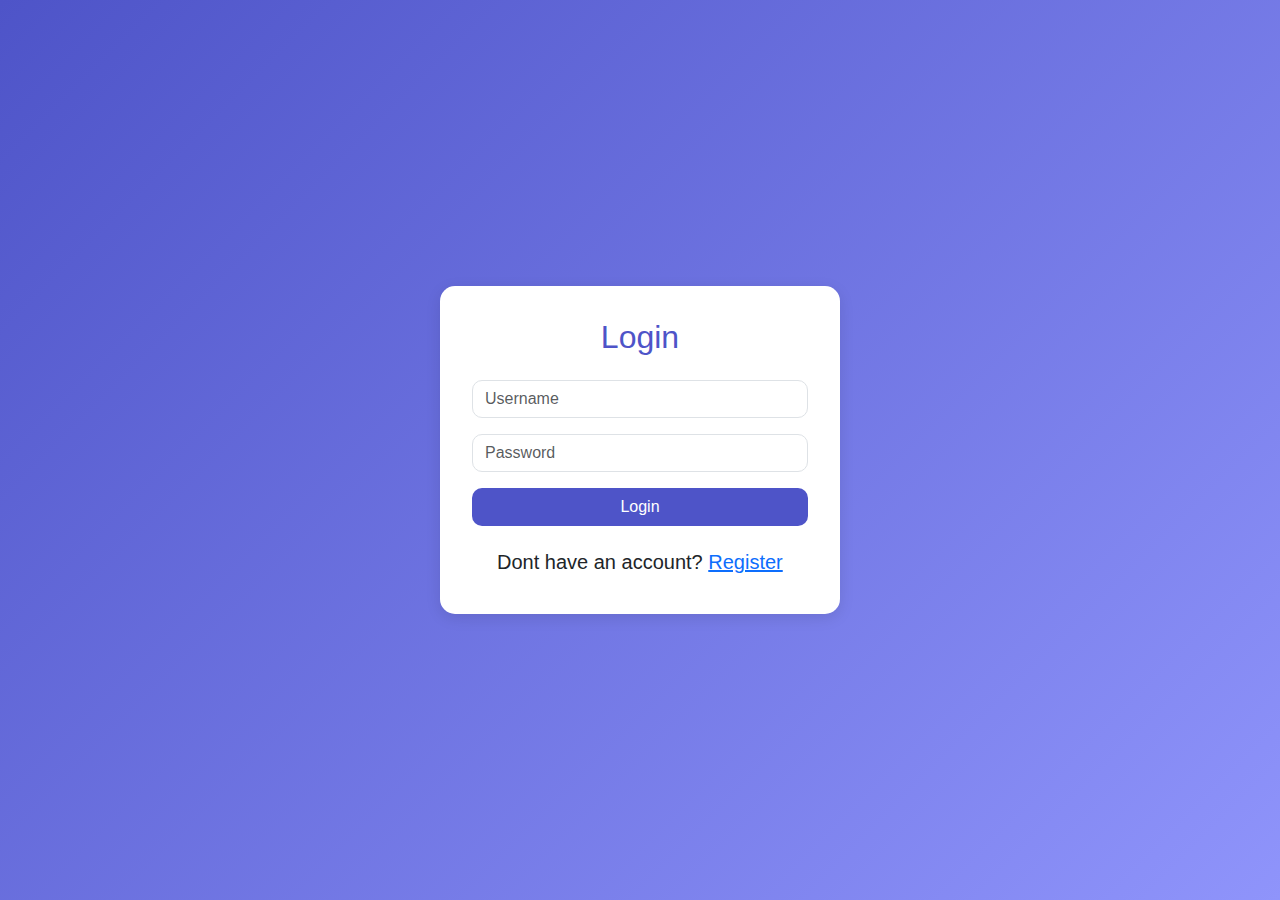
<file: users/templates/users/login.html>
<!DOCTYPE html>
<html lang="en">
<head>
  <meta charset="UTF-8" />
  <meta name="viewport" content="width=device-width, initial-scale=1.0" />
  <title>Login | Resume Analyzer</title>

  <link href="https://cdn.jsdelivr.net/npm/bootstrap@5.3.3/dist/css/bootstrap.min.css" rel="stylesheet">

  <style>
    body {
      background: linear-gradient(135deg, #4e54c8, #8f94fb);
      height: 100vh;
      display: flex;
      align-items: center;
      justify-content: center;
      font-family: 'Poppins', sans-serif;
    }

    .login-card {
      background-color: #fff;
      border-radius: 15px;
      box-shadow: 0 4px 15px rgba(0, 0, 0, 0.1);
      padding: 2rem;
      width: 100%;
      max-width: 400px;
      animation: fadeIn 0.8s ease-in-out;
    }

    .login-card h2 {
      text-align: center;
      margin-bottom: 1.5rem;
      color: #4e54c8;
    }

    .form-control {
      border-radius: 10px;
    }

    .btn-login {
      width: 100%;
      border-radius: 10px;
      background-color: #4e54c8;
      color: white;
      font-weight: 500;
      transition: all 0.3s ease;
    }

    .btn-login:hover {
      background-color: #3d42a3;
      transform: scale(1.02);
    }
    h5{
      margin-left: 25px;
    }

    @keyframes fadeIn {
      from { opacity: 0; transform: translateY(-20px); }
      to { opacity: 1; transform: translateY(0); }
    }
  </style>
</head>
<body>
  <div class="login-card">
    <h2>Login</h2>
    <form id="loginForm">
      <div class="mb-3">
        <input type="text" id="username" class="form-control" placeholder="Username" required />
      </div>
      <div class="mb-3">
        <input type="password" id="password" class="form-control" placeholder="Password" required />
      </div>
      <button type="submit" class="btn btn-login">Login</button><br><br>
      <h5> Dont have an account? <a href="/users/register_view/">Register</a></h5>
    </form>
  </div>

  <!-- Bootstrap JS -->
  <script src="https://cdn.jsdelivr.net/npm/bootstrap@5.3.3/dist/js/bootstrap.bundle.min.js"></script>

  <script>
    document.getElementById("loginForm").addEventListener("submit", async (e) => {
        e.preventDefault();
        const username = document.getElementById("username").value;
        const password = document.getElementById("password").value;

        try {
            const res = await fetch("/users/api/login/", {
                method: "POST",
                headers: { "Content-Type": "application/json" },
                body: JSON.stringify({ username, password })
            });

            const data = await res.json();

            if (res.ok && data.access) {
                localStorage.setItem("access", data.access);
                window.location.href = data.redirect_url;
            } else {
                alert(data.detail || "Login failed. Please check your credentials.");
            }
        } catch (err) {
            alert("An error occurred. Please try again later.");
        }
    });
  </script>
</body>
</html>
</file>
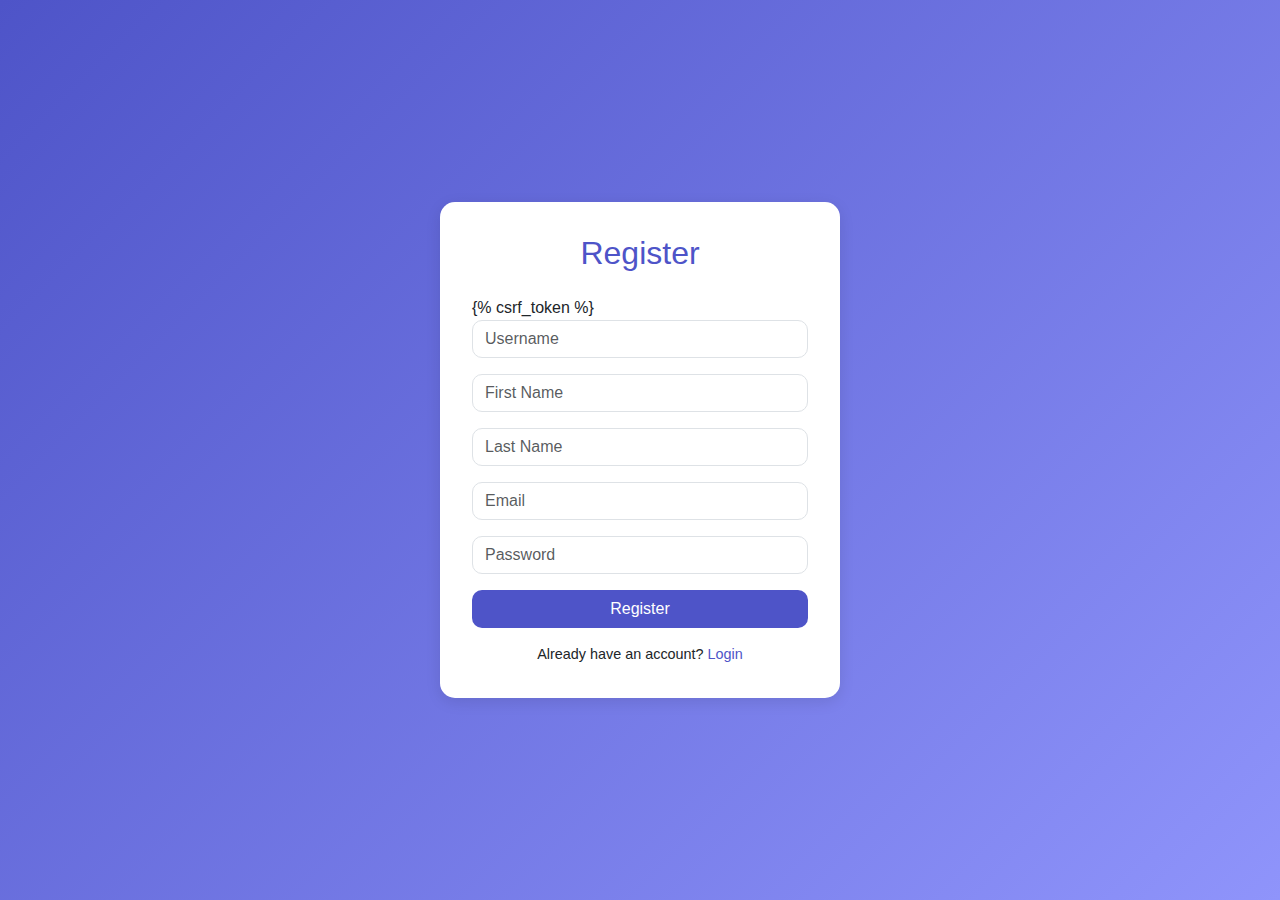
<file: users/templates/users/register.html>
<!DOCTYPE html>
<html lang="en">
<head>
  <meta charset="UTF-8" />
  <meta name="viewport" content="width=device-width, initial-scale=1.0" />
  <title>Register | Resume Analyzer</title>

  <!-- ✅ Bootstrap CSS -->
  <link href="https://cdn.jsdelivr.net/npm/bootstrap@5.3.3/dist/css/bootstrap.min.css" rel="stylesheet">

  <style>
    body {
      background: linear-gradient(135deg, #4e54c8, #8f94fb);
      height: 100vh;
      display: flex;
      align-items: center;
      justify-content: center;
      font-family: 'Poppins', sans-serif;
    }

    .register-card {
      background-color: #fff;
      border-radius: 15px;
      box-shadow: 0 4px 15px rgba(0, 0, 0, 0.1);
      padding: 2rem;
      width: 100%;
      max-width: 400px;
      animation: fadeIn 0.8s ease-in-out;
    }

    .register-card h2 {
      text-align: center;
      margin-bottom: 1.5rem;
      color: #4e54c8;
    }

    .form-control {
      border-radius: 10px;
    }

    .btn-register {
      width: 100%;
      border-radius: 10px;
      background-color: #4e54c8;
      color: white;
      font-weight: 500;
      transition: all 0.3s ease;
    }

    .btn-register:hover {
      background-color: #3d42a3;
      transform: scale(1.02);
    }

    .text-link {
      text-align: center;
      margin-top: 1rem;
      font-size: 0.9rem;
    }

    .text-link a {
      color: #4e54c8;
      text-decoration: none;
      font-weight: 500;
    }

    .text-link a:hover {
      text-decoration: underline;
    }

    @keyframes fadeIn {
      from { opacity: 0; transform: translateY(-20px); }
      to { opacity: 1; transform: translateY(0); }
    }
  </style>
</head>
<body>
  <div class="register-card">
    <h2>Register</h2>
    <form id="registerForm">
      {% csrf_token %}
      <div class="mb-3">
        <input type="text" id="username" class="form-control" placeholder="Username" required />
      </div>
      <div class="mb-3">
        <input type="text" id="firstname" class="form-control" placeholder="First Name" required/>
      </div>
      <div class="mb-3">
        <input type="text" id="lastname" class="form-control" placeholder="Last Name" />
      </div>
      <div class="mb-3">
        <input type="text" id="email" class="form-control" placeholder="Email" required />
      </div>
      <div class="mb-3">
        <input type="password" id="password" class="form-control" placeholder="Password" required />
      </div>
      <button type="submit" class="btn btn-register">Register</button>
    </form>
    <div class="text-link">
      Already have an account? <a href="/users/">Login</a>
    </div>
  </div>

  <!-- ✅ Bootstrap JS -->
  <script src="https://cdn.jsdelivr.net/npm/bootstrap@5.3.3/dist/js/bootstrap.bundle.min.js"></script>

  <script>
    document.getElementById("registerForm").addEventListener("submit", async (e) => {
      e.preventDefault();
      const username = document.getElementById("username").value;
      const password = document.getElementById("password").value;
      const first_name = document.getElementById("firstname").value;
      const last_name = document.getElementById("lastname").value;
      const email = document.getElementById("email").value;

      try {
        const res = await fetch("/users/api/register/", {
          method: "POST",
          headers: {"Content-Type": "application/json"
          },
          body: JSON.stringify({ username, password, first_name, last_name, email }),
          credentials: "same-origin"
        });

        if (res.ok) {
          alert("🎉 User registered successfully!");
          window.location.href = "/users/";
        } else {
          const errorData = await res.json();
          console.log(errorData);
          alert(errorData.error || "Registration failed. Try again.");
        }
      } catch (err) {
        alert("An error occurred. Please try again later.");
      }
    });
  </script>
</body>
</html>
</file>
